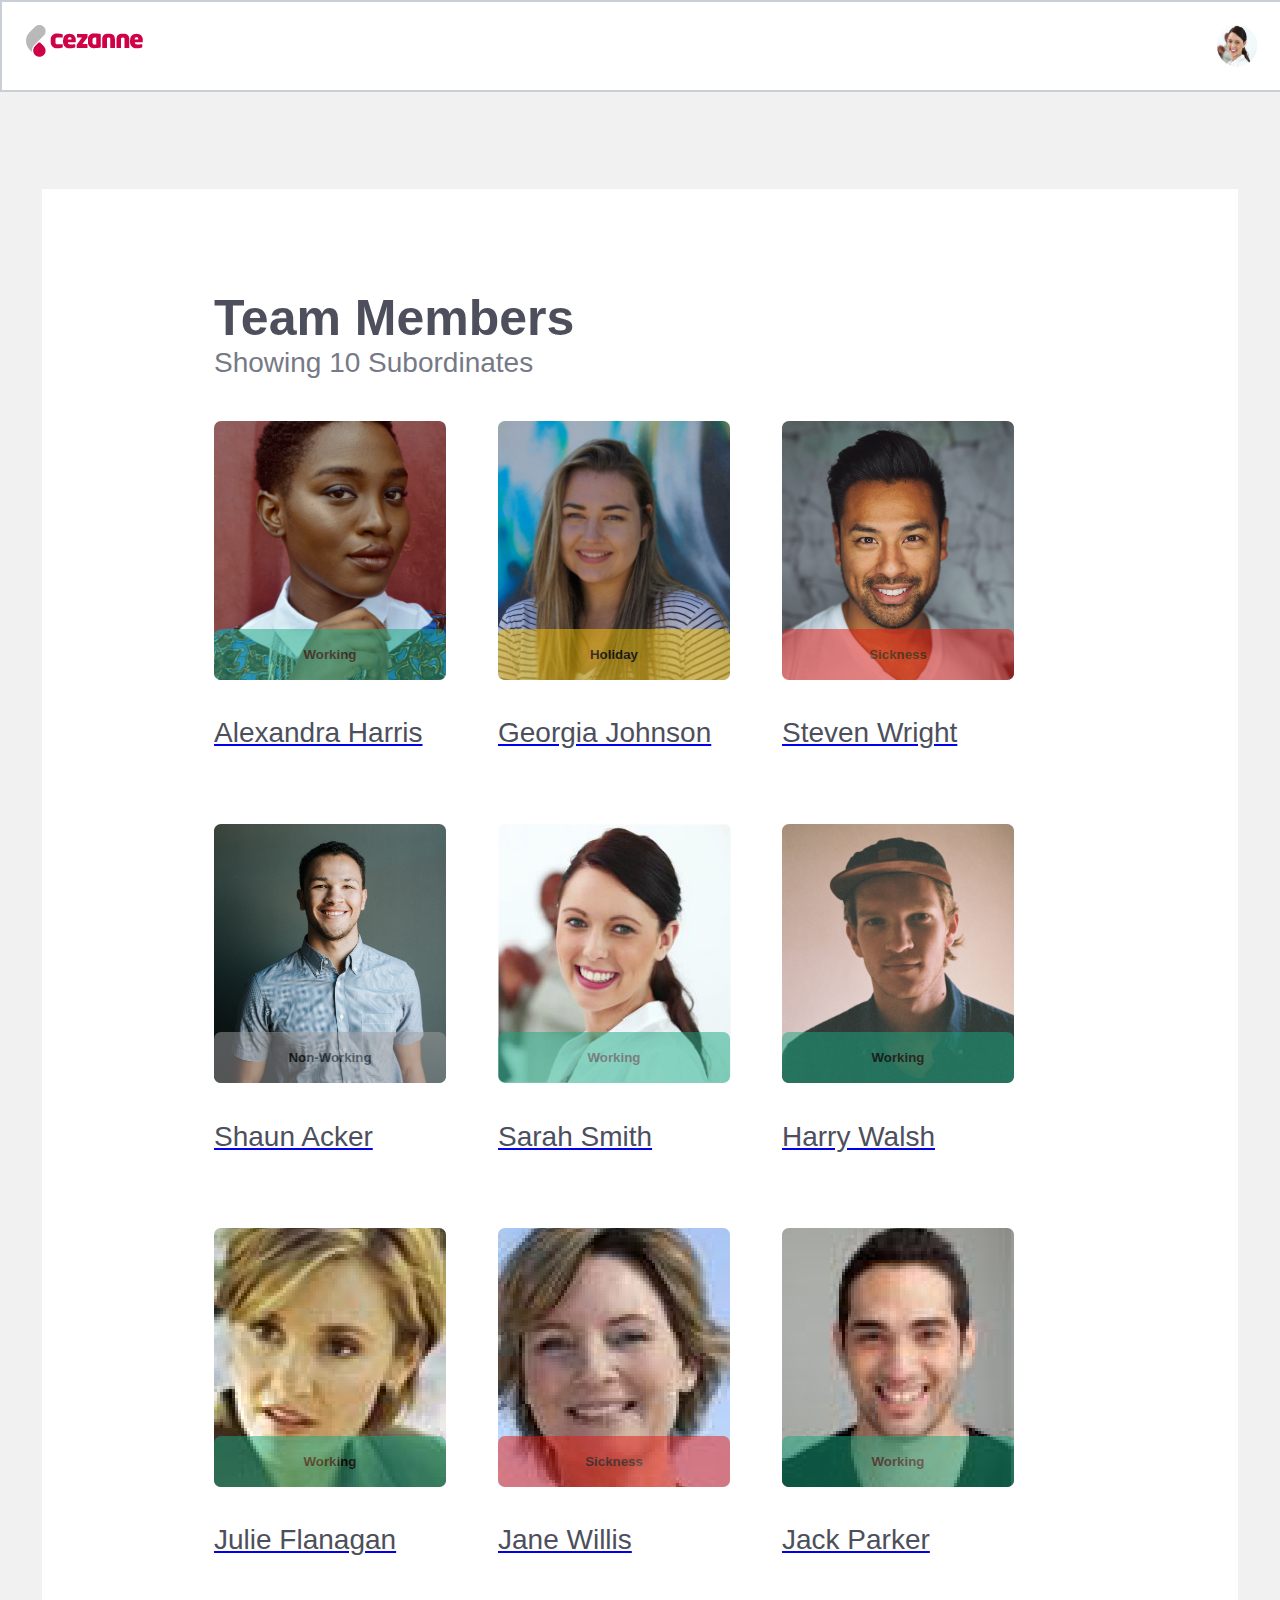
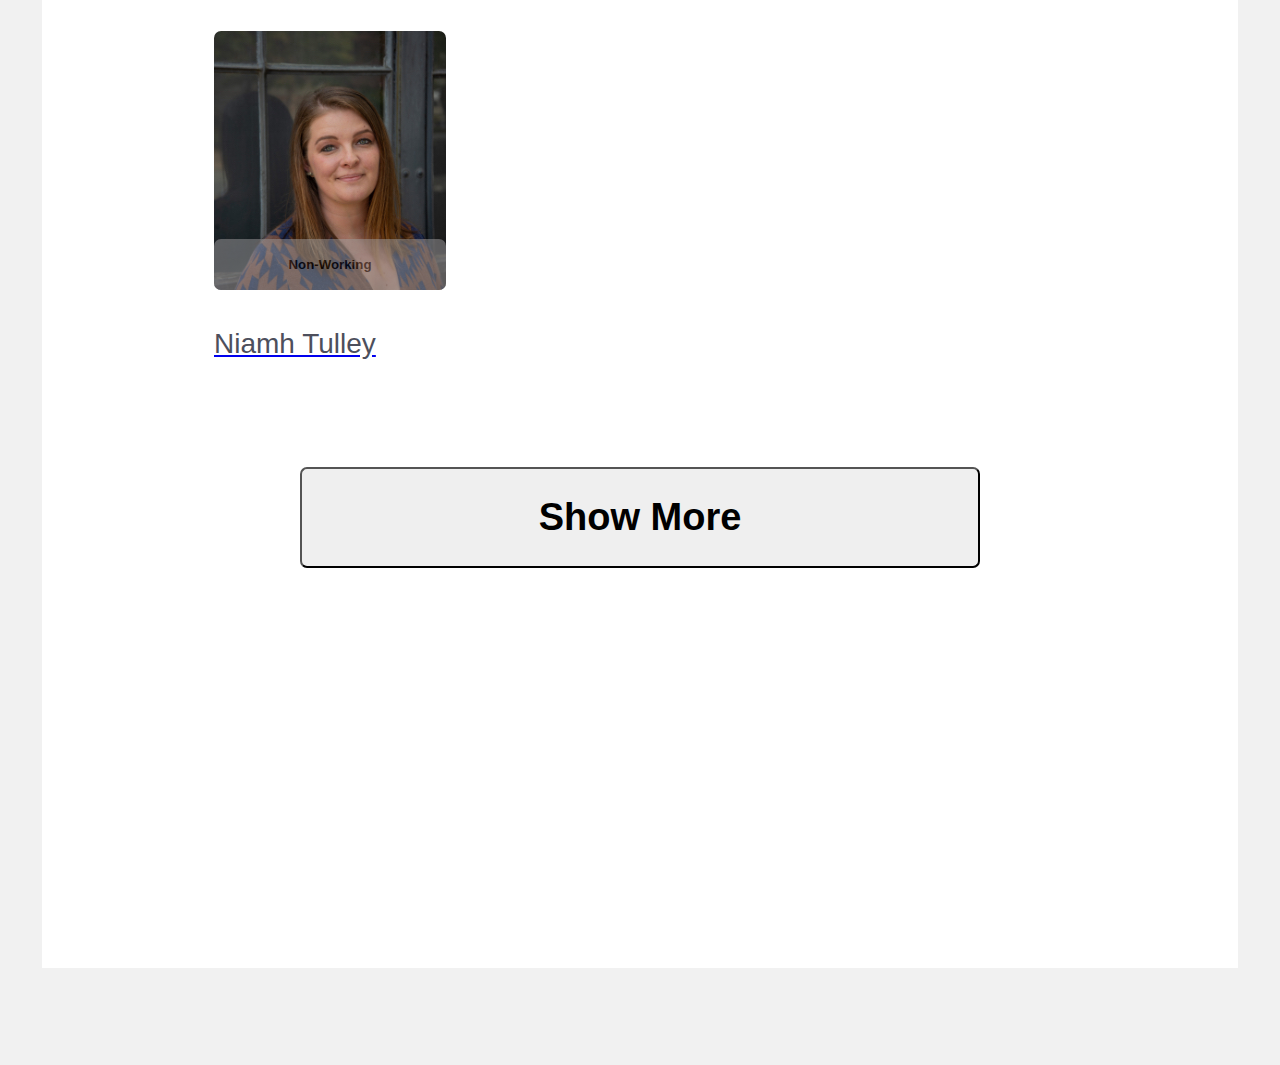
<file: index.html>
<!DOCTYPE html>
<html lang="en">
<head>


    <link rel="stylesheet" type="text/css" href="css/style.css">


    <meta charset="UTF-8">
    <meta name="viewport" content="width=device-width, initial-scale=1.0">


    <title>Cezanne HR Exercise</title>
</head>
<body>
    
    <!--Navigation Bar-->
    <nav>
        <a href="index.html"><img src="images/cezanne-logo.jpg" alt="cezanne logo"></a>
        <img src="images/profile-icon.jpg" alt="profile icon">
    </nav>

    <div class="grey-container">
        <div class="white-container">

            <!--Title-->
            <div class="title"> 
                <h1>Team Members</h1>
                <h3>Showing <span id="number">10</span> Subordinates</h3>
            </div>


            <!--Search Box-->
            <form class="search-bar">
                <input class="search" type="text" placeholder="Search Subordinates">
                <img src="images/profile-page/search.jpg" alt="magnifying glass">
            </form>

            <!--Team Members Section-->
            <div class="item-container">

                <div class="image-container"> 
                    <div class="image">
                        <img src="images/alexandra.jpg" alt="profile image" class="profile">
                        <h5 class="working">Working</h5>
                    </div>
                    <div class="name">
                       <a href="alexandra-profile.html"><h4>Alexandra Harris</h4></a> 
                    </div> 
                </div>

                <div class="image-container"> 
                    <div class="image">
                        <img src="images/georgia.jpg" alt="profile image" class="profile">
                        <h5 class="holiday">Holiday</h5>
                    </div>
                    <div class="name">
                        <a href="georgia-profile.html"><h4>Georgia Johnson</h4></a> 
                    </div>
                </div>

                <div class="image-container"> 
                    <div class="image">
                        <img src="images/steven.jpg" alt="profile image" class="profile">
                        <h5 class="sickness">Sickness</h5>
                    </div>
                    <div class="name">
                          <a href="steven-profile.html"><h4>Steven Wright</h4></a> 
                    </div>
                </div>

                <div class="image-container"> 
                    <div class="image">
                        <img src="images/shaun.jpg" alt="profile image" class="profile">
                        <h5 class="non-working">Non-Working</h5>
                    </div>
                    <div class="name">
                         <a href="shaun-profile.html"><h4>Shaun Acker</h4></a>
                    </div>
                </div>

                <div class="image-container"> 
                    <div class="image">
                        <img src="images/sarah.jpg" alt="profile image" class="profile">
                        <h5 class="working">Working</h5>
                    </div>
                    <div class="name">
                         <a href="sarah-profile.html"><h4>Sarah Smith</h4></a>
                    </div>
                </div>

                <div class="image-container"> 
                    <div class="image">
                        <img src="images/harry.jpg" alt="profile image" class="profile">
                        <h5 class="working">Working</h5>
                    </div>
                    <div class="name">
                        <a href="harry-profile.html"><h4>Harry Walsh</h4></a>
                    </div>
                </div>

                <div class="image-container"> 
                    <div class="image">
                        <img src="images/julie.jpg" alt="profile image" class="profile">
                        <h5 class="working">Working</h5>
                    </div>
                    <div class="name">
                       <a href="julie-profile.html"><h4>Julie Flanagan</h4></a>
                    </div>
                </div>

                <div class="image-container"> 
                    <div class="image">
                        <img src="images/jane.jpg" alt="profile image" class="profile">
                        <h5 class="sickness">Sickness</h5>
                    </div>
                    <div class="name">
                        <a href="jane-profile.html"><h4>Jane Willis</h4></a>
                    </div>
                </div>

                <div class="image-container"> 
                    <div class="image">
                        <img src="images/jack.jpg" alt="profile image" class="profile">
                        <h5 class="working">Working</h5>
                    </div>
                    <div class="name">
                        <a href="jack-profile.html"><h4>Jack Parker</h4></a>
                    </div>
                </div>

                <div class="image-container"> 
                    <div class="image">
                        <img src="images/niamh.jpg" alt="profile image" class="profile">
                        <h5 class="non-working">Non-Working</h5>
                    </div>
                    <div class="name">
                        <a href="niamh-profile.html"><h4>Niamh Tulley</h4></a>
                    </div>
                </div>


                <!--Show More-->

                <span id="more">
                    <div class="image-container"> 
                        <div class="image">
                            <img src="images/alexandra.jpg" alt="profile image" class="profile">
                            <h5 class="working">Working</h5>
                        </div>
                        <div class="name">
                           <a href="alexandra-profile.html"><h4>Alexandra Harris</h4></a> 
                        </div> 
                    </div>
    
                    <div class="image-container"> 
                        <div class="image">
                            <img src="images/georgia.jpg" alt="profile image" class="profile">
                            <h5 class="holiday">Holiday</h5>
                        </div>
                        <div class="name">
                            <a href="georgia-profile.html"><h4>Georgia Johnson</h4></a> 
                        </div>
                    </div>
    
                    <div class="image-container"> 
                        <div class="image">
                            <img src="images/steven.jpg" alt="profile image" class="profile">
                            <h5 class="sickness">Sickness</h5>
                        </div>
                        <div class="name">
                              <a href="steven-profile.html"><h4>Steven Wright</h4></a> 
                        </div>
                    </div>
    
                    <div class="image-container"> 
                        <div class="image">
                            <img src="images/shaun.jpg" alt="profile image" class="profile">
                            <h5 class="non-working">Non-Working</h5>
                        </div>
                        <div class="name">
                             <a href="shaun-profile.html"><h4>Shaun Acker</h4></a>
                        </div>
                    </div>
    
                    <div class="image-container"> 
                        <div class="image">
                            <img src="images/sarah.jpg" alt="profile image" class="profile">
                            <h5 class="working">Working</h5>
                        </div>
                        <div class="name">
                             <a href="sarah-profile.html"><h4>Sarah Smith</h4></a>
                        </div>
                    </div>
    
                    <div class="image-container"> 
                        <div class="image">
                            <img src="images/harry.jpg" alt="profile image" class="profile">
                            <h5 class="working">Working</h5>
                        </div>
                        <div class="name">
                            <a href="harry-profile.html"><h4>Harry Walsh</h4></a>
                        </div>
                    </div>
    
                    <div class="image-container"> 
                        <div class="image">
                            <img src="images/julie.jpg" alt="profile image" class="profile">
                            <h5 class="working">Working</h5>
                        </div>
                        <div class="name">
                           <a href="julie-profile.html"><h4>Julie Flanagan</h4></a>
                        </div>
                    </div>
    
                    <div class="image-container"> 
                        <div class="image">
                            <img src="images/jane.jpg" alt="profile image" class="profile">
                            <h5 class="sickness">Sickness</h5>
                        </div>
                        <div class="name">
                            <a href="jane-profile.html"><h4>Jane Willis</h4></a>
                        </div>
                    </div>
    
                    <div class="image-container"> 
                        <div class="image">
                            <img src="images/jack.jpg" alt="profile image" class="profile">
                            <h5 class="working">Working</h5>
                        </div>
                        <div class="name">
                            <a href="jack-profile.html"><h4>Jack Parker</h4></a>
                        </div>
                    </div>
    
                    <div class="image-container"> 
                        <div class="image">
                            <img src="images/niamh.jpg" alt="profile image" class="profile">
                            <h5 class="non-working">Non-Working</h5>
                        </div>
                        <div class="name">
                            <a href="niamh-profile.html"><h4>Niamh Tulley</h4></a>
                        </div>
                    </div>

                </span>






                
            </div>

            <div class="button"> 
               <button onclick="myFunction()" id="myBtn">Show More</button>
            </div>


        </div>
    </div>

    <script>
        function myFunction() {
          var number = document.getElementById("number");
          var moreText = document.getElementById("more");
          var btnText = document.getElementById("myBtn");
        
          if (more.style.display === "none") {
            more.style.display = "inline";
            btnText.innerHTML = "Show more"; 
            moreText.style.display = "none";
          } else {
            number.innerHTML = "20";
            btnText.innerHTML = "Show less"; 
            moreText.style.display = "inline";
          }
        }
        </script>


    <script>

      //  function myFunction() { 
  
  //var moreText = document.getElementById("more");
  //var btnText = document.getElementById("myBtn");

  //if (more.style.display === "none") {
  //  more.style.display = "inline";
  //  btnText.innerHTML = "Show more"; 
  //  moreText.style.display = "none";
  //} else {
  //  more.style.display = "none";
  //  btnText.innerHTML = "Show Less"; 
  //  moreText.style.display = "inline";
  //}
 //}

    </script>

    
    
</body>
</html>
</file>
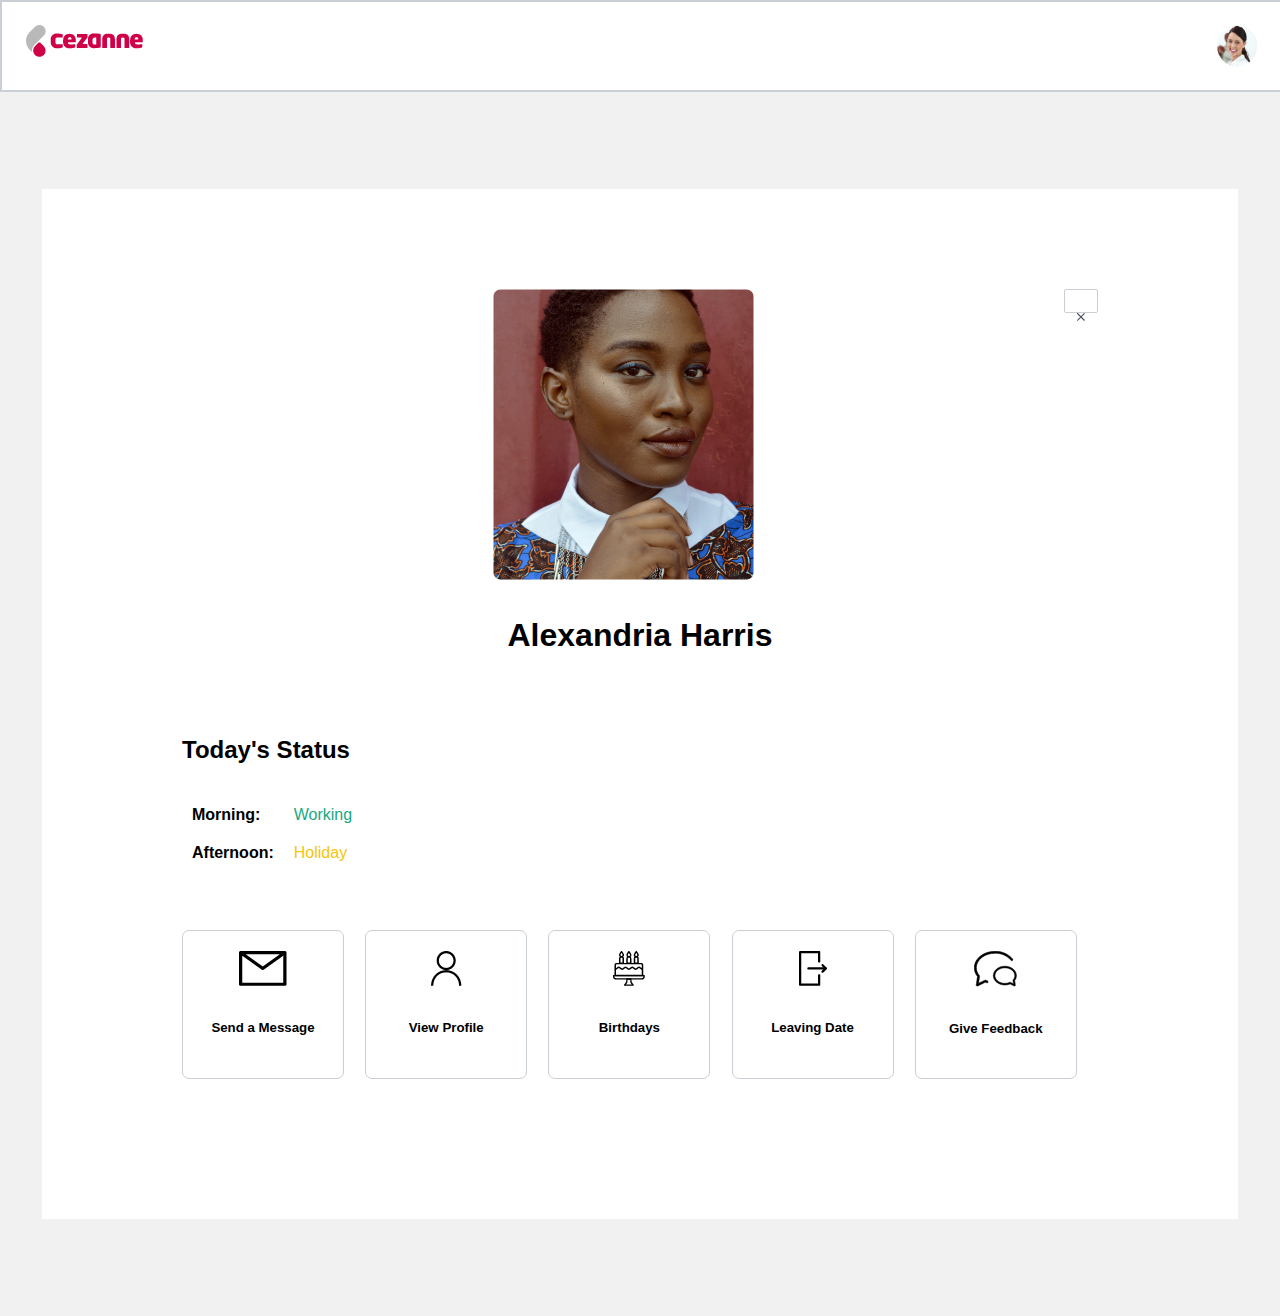
<file: alexandra-profile.html>
<!DOCTYPE html>
<html lang="en">
<head>

    <link rel="stylesheet" type="text/css" href="css/style.css">

    <meta charset="UTF-8">
    <meta name="viewport" content="width=device-width, initial-scale=1.0">
    <title>Document</title>
</head>
<body>

    <nav>
        <a href="index.html"><img src="images/cezanne-logo.jpg" alt="cezanne logo"></a>
        <img src="images/profile-icon.jpg" alt="profile icon">
    </nav>

    <div class="grey-container">
        <div class="white-container">

            <div class="x">
                <a href="index.html"><img src="images/profile-page/x.jpg" alt="leave page"></a>
            </div>

            <div class="profile-page-image"> 
                <img src="images/profile-page/alexandria.jpg" alt="alexandria">
                <h1>Alexandria Harris</h1>
            </div>

            <div class="status-box">
                <h2>Today's Status</h2>
                <table>
                    <tr>
                        <th class="morning">Morning:</th>
                        <th class="working-status">Working</th>
                    </tr>
                    <tr>
                        <td class="afternoon">Afternoon:</td>
                        <td class="holiday-status">Holiday</td>
                    </tr>
                </table>


            </div>

            <div class="employee-engagement">
                <div class="message">
                    <img src="images/profile-page/message.jpg" alt="message icon">
                    <h5 class="profile-text">Send a Message</h5>
                </div>
                
                <div class="profile-icon">
                    <img src="images/profile-page/profile.jpg" alt="profile icon">
                    <h5 class="profile-text">View Profile</h5>
                </div>

                <div class="birthdays">
                    <img src="images/profile-page/birthdays.jpg" alt="birthdays icon">
                    <h5 class="profile-text">Birthdays</h5>
                </div>

                <div class="leaving">
                    <img src="images/profile-page/leaving.jpg" alt="leaving icon">
                    <h5 class="profile-text">Leaving Date</h5>
                </div>

                <div class="feedback">
                    <img src="images/profile-page/feedback.jpg" alt="feedback icon">
                    <h5 class="profile-text">Give Feedback</h5>
                </div>

            </div>

            <div></div>

            </div>
        </div>

        
    
</body>
</html>
</file>
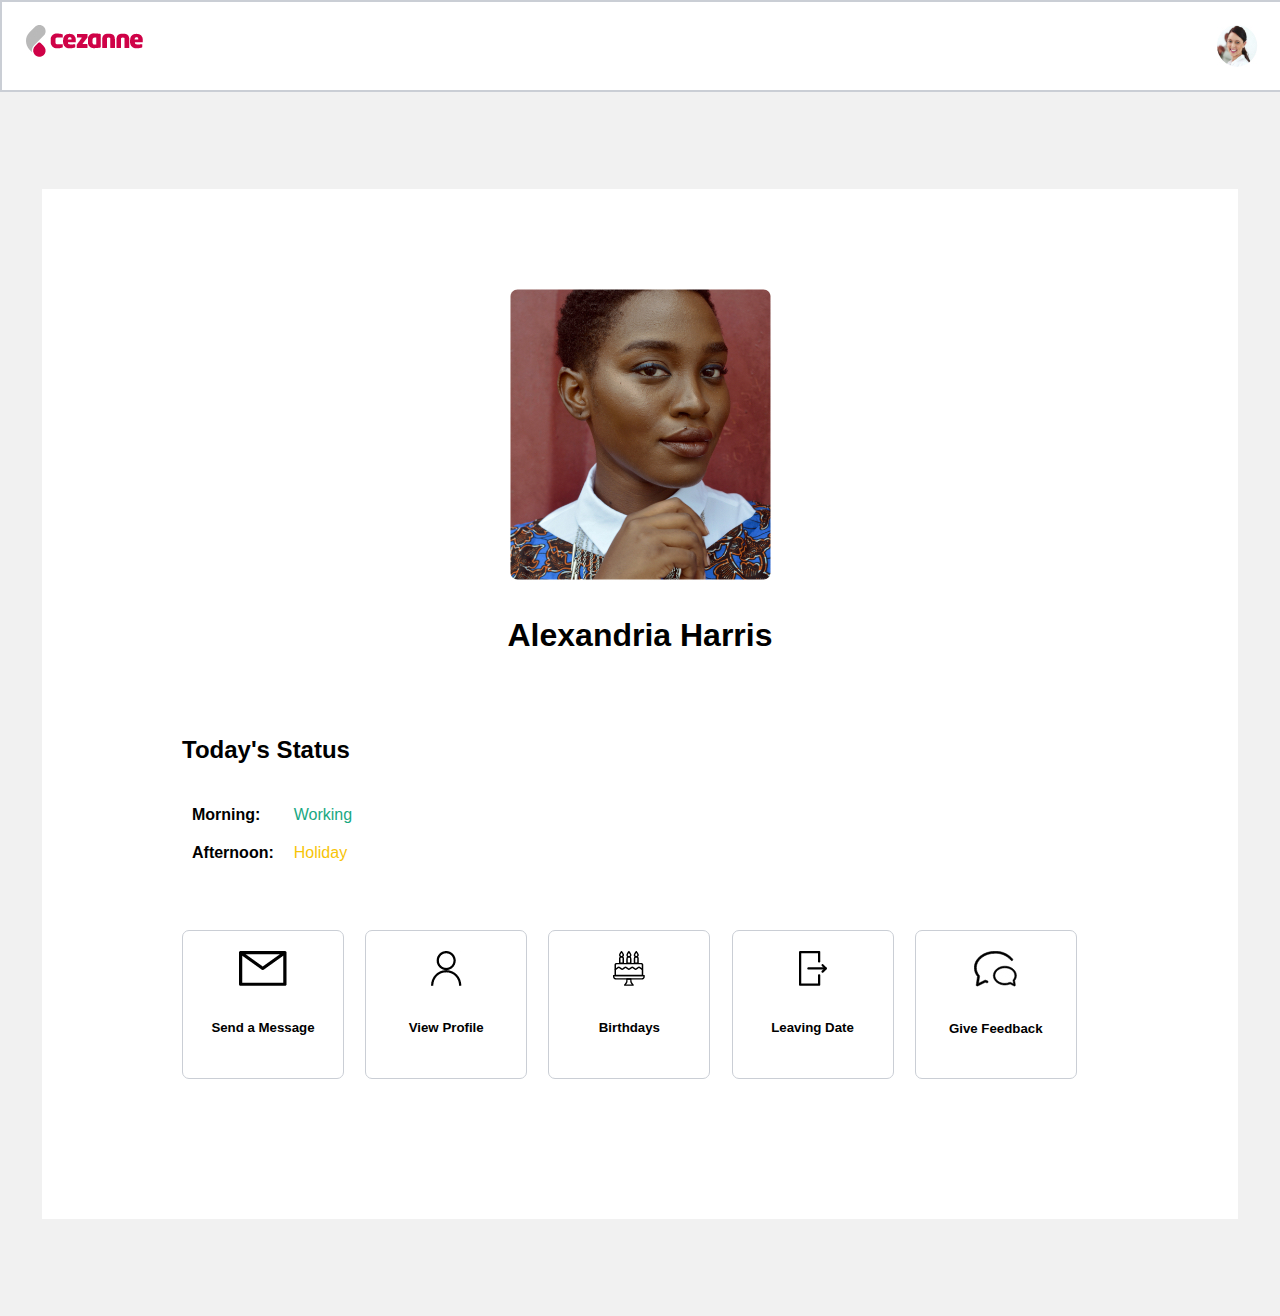
<file: georgia-profile.html>
<!DOCTYPE html>
<html lang="en">
<head>

    <link rel="stylesheet" type="text/css" href="css/style.css">

    <meta charset="UTF-8">
    <meta name="viewport" content="width=device-width, initial-scale=1.0">
    <title>Document</title>
</head>
<body>

    <nav>
        <a href="index.html"><img src="images/cezanne-logo.jpg" alt="cezanne logo"></a>
        <img src="images/profile-icon.jpg" alt="profile icon">
    </nav>

    <div class="grey-container">
        <div class="white-container">

            <div class="profile-page-image"> 
                <img src="images/profile-page/alexandria.jpg" alt="alexandria">
                <h1>Alexandria Harris</h1>
            </div>

            <div class="status-box">
                <h2>Today's Status</h2>
                <table>
                    <tr>
                        <th class="morning">Morning:</th>
                        <th class="working-status">Working</th>
                    </tr>
                    <tr>
                        <td class="afternoon">Afternoon:</td>
                        <td class="holiday-status">Holiday</td>
                    </tr>
                </table>


            </div>

            <div class="employee-engagement">
                <div class="message">
                    <img src="images/profile-page/message.jpg" alt="message icon">
                    <h5 class="profile-text">Send a Message</h5>
                </div>
                
                <div class="profile-icon">
                    <img src="images/profile-page/profile.jpg" alt="profile icon">
                    <h5 class="profile-text">View Profile</h5>
                </div>

                <div class="birthdays">
                    <img src="images/profile-page/birthdays.jpg" alt="birthdays icon">
                    <h5 class="profile-text">Birthdays</h5>
                </div>

                <div class="leaving">
                    <img src="images/profile-page/leaving.jpg" alt="leaving icon">
                    <h5 class="profile-text">Leaving Date</h5>
                </div>

                <div class="feedback">
                    <img src="images/profile-page/feedback.jpg" alt="feedback icon">
                    <h5 class="profile-text">Give Feedback</h5>
                </div>

            </div>

            <div></div>

            </div>
        </div>

        
    
</body>
</html>
</file>
<file: css/style.css>
body, html {
    margin: 0px;
    padding: 0px;
    font-family: proxima-nova, sans-serif;
    font-style: normal;
    font-weight: 100;
}

h1, h2, h3, h4 h5, h6, img, a {
    margin: 0px;
    padding: 0px;
}

/* Navigation Bar */

nav {
    display: flex;
    justify-content: space-between;
    margin: 0px;
    padding: 0px;
    width: 100%;
    background-color: white;
    border: 2px solid #CACED5;
}

nav a {
    margin-left: 24px;

}

a img {
    padding-top: 23px;
    padding-bottom: 23px;
}

nav img {
    padding-top: 23px;
    padding-bottom: 23px;
    margin-right: 24px;
}


/* Grey Container */

.grey-container {
    display: flex;
    position: absolute;
    justify-content: center;
    align-items: center;
    width: 100%;
    height: auto;
    background-color: #F1F1F1;
}


/* White Container */

.white-container {
    position: relative;
    width: 100%;
    height: auto;
    background-color: white;
    margin: 97px 42px;
    padding: 100px 140px;
}


/* Item Container */

.item-container, #more {
    
    display: flex;
    justify-content: start;
    align-items: flex-start;
    flex-wrap: wrap;
    padding-top: 42px;
    padding-left: 32px;
    padding-right: 32px;
    font-family: proxima-nova, sans-serif;
    font-style: normal;
    font-weight: 100;
}

.title {
    position: relative;
    margin-left: 32px;
    padding-bottom: 32px;
}

.title h1 {
    font-size: 50px;
    color: #4D4F5C;
    
}

.title h3 {
    font-size: 28px;
    font-weight: normal;
    color: #767986;
}


/* Search */

.search-bar {
    margin-top: 18px;
    display: flex;
    border: 1px solid #767986;
    border-radius: 3.5px;
    width: 100%;
    justify-content: space-between;
    align-items: center;
    
}

.search {
    padding: 11px 15px;
    border: none;
    width: 100%;
}

.search-bar img {
    padding-right: 15px; 
}






/* Image Container */

.image-container {
 margin-top: 176px;
 
 margin-right: auto;
 padding-bottom: 70px;
}

.image {
    display: flex;
    align-items: flex-end;
   
    
}

a .image {
    display: flex;
    align-items: flex-end;
   
    
}

.image img {
    margin: 0px;
    position: absolute;
    z-index: 1;
}

.image h5 {
    text-align: center;
    margin: 0px;
    width: 232px;
    padding-top: 18px; 
    padding-bottom: 18px;
    position: relative;
    opacity: 50%;
    z-index: 2;
    border-radius: 7px;
}



.non-working {
    background-color: #A09E9F;
}

.holiday {
    background-color: #F7C407;
}

.sickness {
    background-color: #E31B13;
}

.working {
    background-color: #19A882;
}

a h4 {
    color: #4D4F5C;
    font-weight: normal;
    font-size: 28px;
}


/* Button */

.button {
    display: flex;
    align-items: center;
    justify-content: center;
    padding-bottom: 300px;
}

button {
    padding: 27px 237px;
    border-radius: 7px;
    box-shadow: 1px;
    font-size: 38px;
    font-weight: bold;

}



/* Profile Page */

.x {
    float: right;
    width: 32px;
    height: 22px;
    border-radius: 2px;
    border: 1px solid #CACED5;
    box-shadow: 1px;
    text-align: center;
}

.x a {
    text-align: center;
}

.profile-page-image {
    text-align: center;
    padding-bottom: 82px;
}

.profile-page-image h1 {
  padding-top: 32px;
}



/* Employee Engagement Buttons */

.employee-engagement {
    margin-top: 58px;
    display: flex;
    
    
    flex-wrap: wrap;

    
}

.message, .profile-icon, .birthdays, .leaving, .feedback {
    margin-right: auto;
    margin-bottom: auto;
    margin-bottom: 40px;
    text-align: center;
    border-radius: 7px;
    width: 160px; 
    padding-top: 20px;
    padding-bottom: 20px;
    border: 0.5px solid #CACED5;
    
    align-items: center;

}

.profile-text {
    padding-top: 5%;
}



/* Table */



.status-box h2 {
   padding-bottom: 32px;
}

table {
    
    width: 100%;
    border-spacing: 0;
    border-collapse: collapse;
}

th, td {
    padding: 10px;
}



.working-status {
    color: #19A882;
    border-radius: 7px;
    font-weight: normal;
    text-align: left;
    
    
}

.holiday-status {
    color: #F7C407;
    border-radius: 7px;
    text-align: left;
    
}

.afternoon, .morning {
    font-weight: bold;
    text-align: left;
    width: 10%
}


/* Show More */ 

#more {
    display: none;
}


@media only screen and (min-width: 600px) {
    
    .search-bar {
        display: none;
        
    }



    
}


@media only screen and (max-width: 600px){
    
  

    .image h5 {
        width: 122px;
        padding-top: 8px;
        padding-bottom: 8px; 
    }

    div.name {
        width: 122px;
    }

    .profile {
        width: 122px;
    }

  
    
    .message, .profile-icon, .birthdays, .leaving, .feedback {
    
        width: 160px;
        border-radius: 3.5px;
        
      
    }


    .item-container {
        margin-top: 10%;;
    }

    
    .image-container {
        margin-top: 5%;
    }
        
    button {
        padding: 10px 95px;
        border-radius: 3.5px;
        box-shadow: 1px;
        font-size: 75%;
        font-weight: bold;
    }


    .white-container {
        margin: 26px 23.5px;
        padding: 28px 23.5px;
    }

    .item-container, #more {
        padding: 0px;
        margin-top: 150px;
    }

    .title {
        padding: 0px;
        margin: 0px
    }

    .title h1 {
        font-size: 22px;
    }
    
    .title h3 {
        font-size: 12px;
        font-weight: normal;
    }


    a h4 {
        font-size: 15px;
    }




}
</file>
